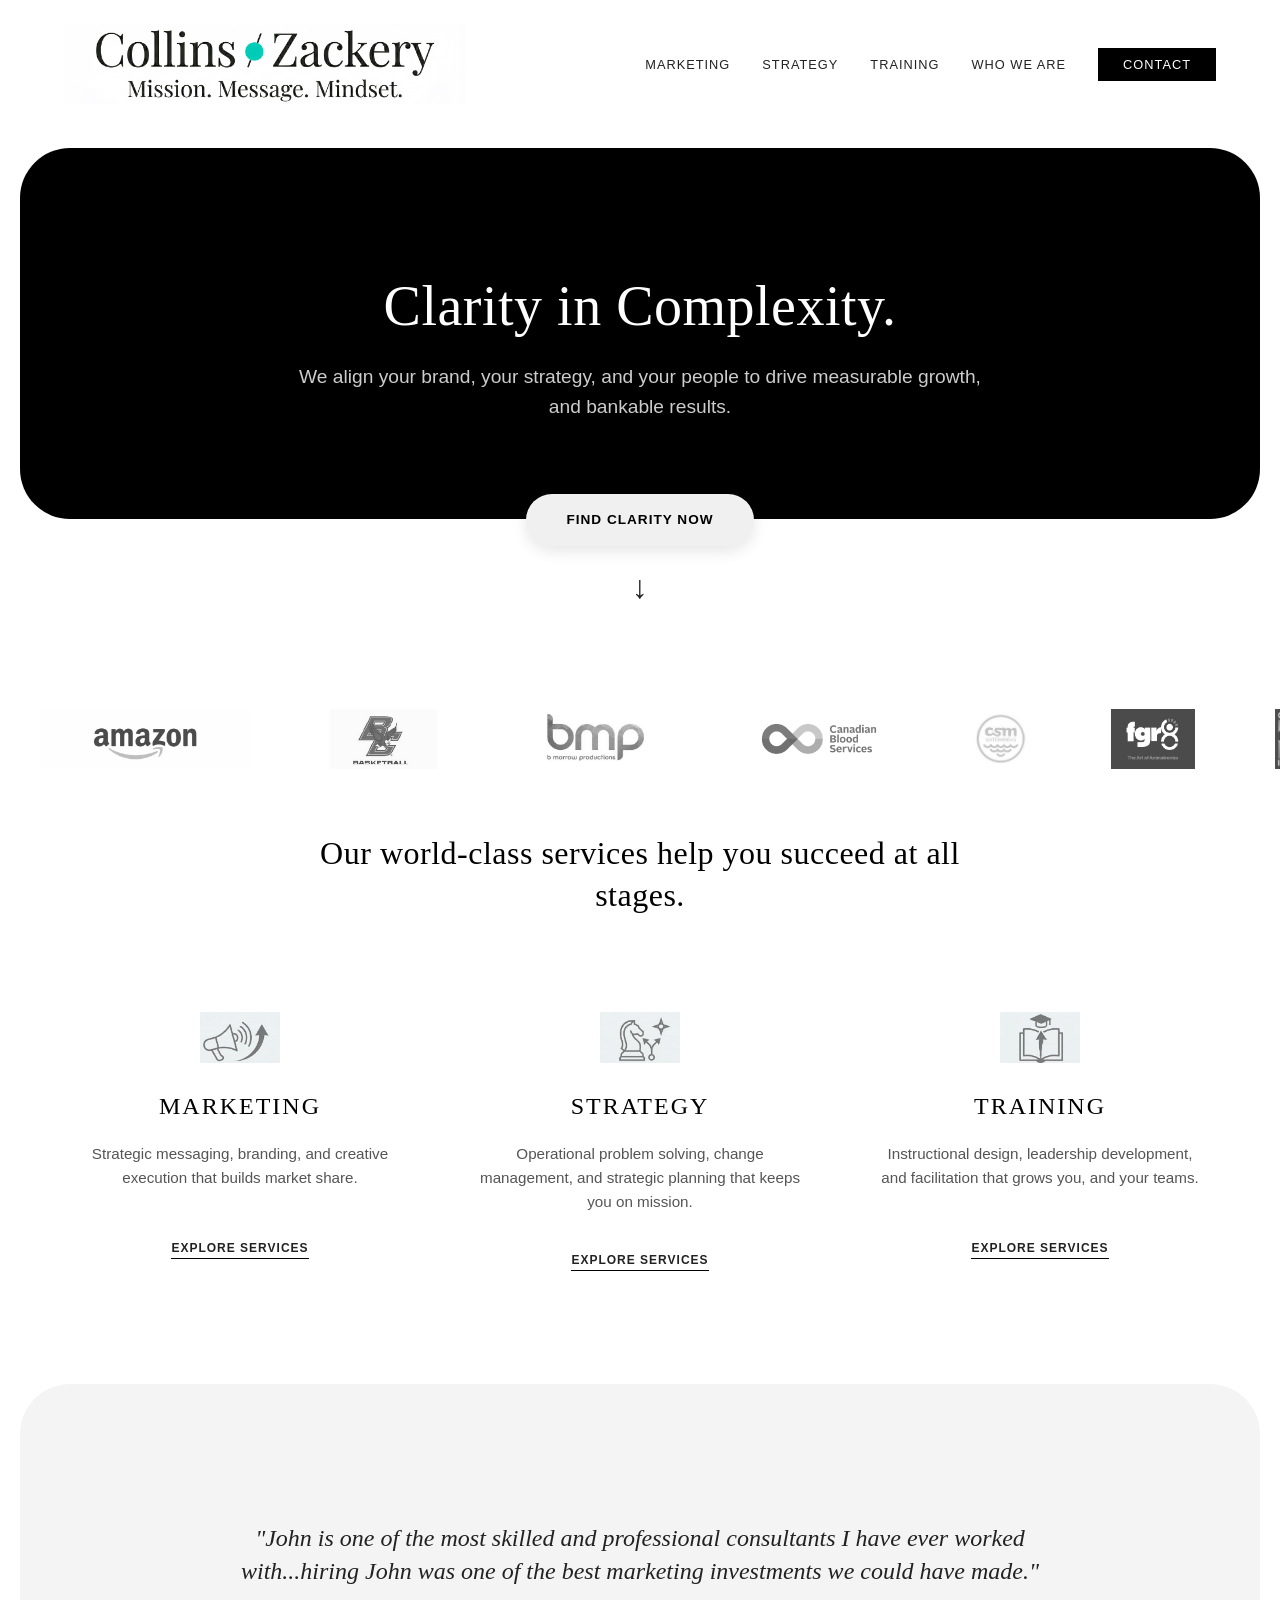
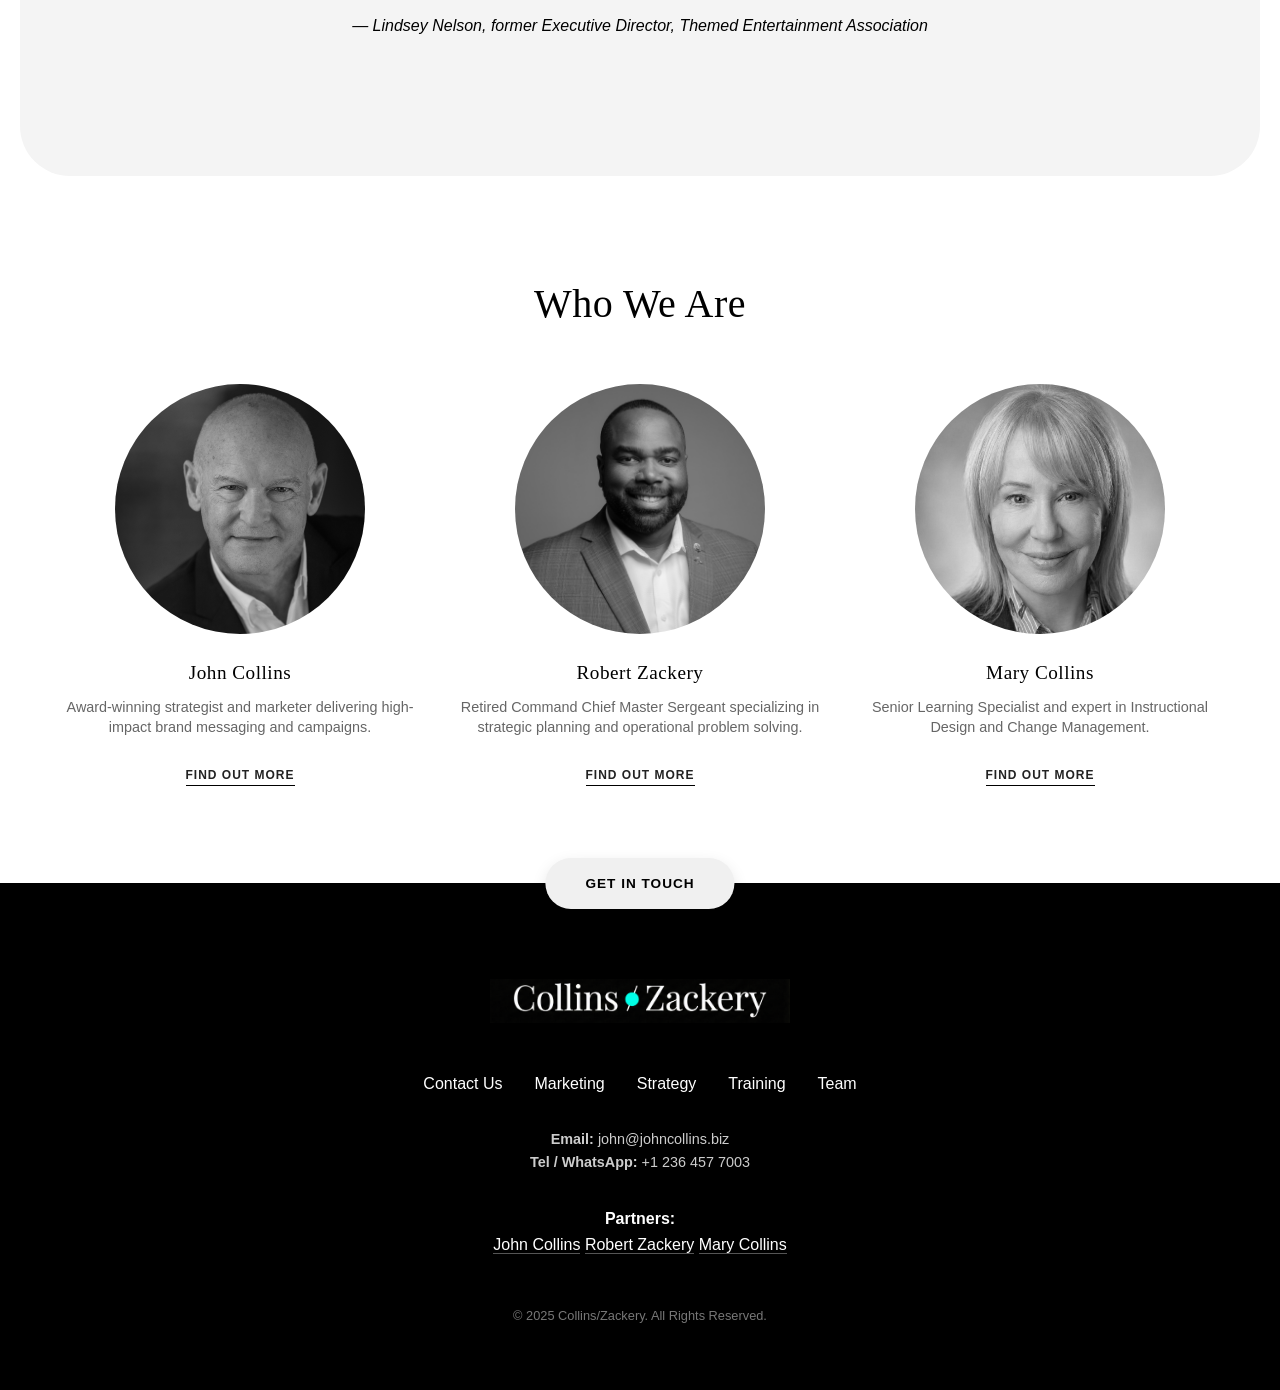
<file: index.html>
<!DOCTYPE html>
<html lang="en">
<head>
    <meta charset="UTF-8">
    <meta name="viewport" content="width=device-width, initial-scale=1.0">
    <meta name="description" content="Collins/Zackery aligns your brand, strategy, and people to drive measurable growth, and bankable results. Expert Marketing, Strategy, and Training consultants.">
    <title>Collins/Zackery | Home</title>
    <link rel="stylesheet" href="style.css">
</head>
<body>

    <nav>
        <a href="index.html">
            <img src="CZ with tag on white.jpg" alt="Collins | Zackery" class="logo-img-nav">
        </a>
        <ul class="nav-links">
            <li><a href="marketing.html">Marketing</a></li>
            <li><a href="strategy.html">Strategy</a></li>
            <li><a href="training.html">Training</a></li>
            <li><a href="about.html">Who We Are</a></li>
            <li><a href="contact.html" class="btn-nav">Contact</a></li>
        </ul>
    </nav>

    <main>
        
        <header class="hero">
            <h1>Clarity in Complexity.</h1>
            <p class="hero-sub">We align your brand, your strategy, and your people to drive measurable growth, and bankable results.</p>
        </header>

        <div class="pill-container">
            <div class="pill-divider">Find Clarity Now</div>
            <div class="arrow-down">&darr;</div>
        </div>

        <div class="logo-scroller">
            <div class="logo-track">
                <img src="amazon.jpg" alt="Amazon">
                <img src="bc basketball.jpg" alt="BC Basketball">
                <img src="bmp.jpeg" alt="BMP">
                <img src="Canadian_Blood_Services_logo.svg.png" alt="Canadian Blood Services">
                <img src="csm.jpeg" alt="CSM Waterworks">
                <img src="fgr8.png" alt="FGR8">
                <img src="gp color.jpeg" alt="GP Color Imaging">
                <img src="hendry marine.jpg" alt="Hendry Marine">
                <img src="huss.jpeg" alt="Huss Park Attractions">
                <img src="MHC_logo.png" alt="Mental Health Commission">
                <img src="nav-canada-logo.svg" alt="NAV Canada">
                <img src="proslide.png" alt="ProSlide">
                <img src="prsa.jpg" alt="PRSA">
                <img src="res rides.jpg" alt="RES Rides">
                <img src="resortx.jpg" alt="ResortX">
                <img src="tea.jpeg" alt="TEA">
                <img src="technifex.jpeg" alt="Technifex">
                <img src="themeparx.jpeg" alt="ThemeparX">
                <img src="yale.jpg" alt="Yale">

                <img src="amazon.jpg" alt="Amazon">
                <img src="bc basketball.jpg" alt="BC Basketball">
                <img src="bmp.jpeg" alt="BMP">
                <img src="Canadian_Blood_Services_logo.svg.png" alt="Canadian Blood Services">
                <img src="csm.jpeg" alt="CSM Waterworks">
                <img src="fgr8.png" alt="FGR8">
                <img src="gp color.jpeg" alt="GP Color Imaging">
                <img src="hendry marine.jpg" alt="Hendry Marine">
                <img src="huss.jpeg" alt="Huss Park Attractions">
                <img src="MHC_logo.png" alt="Mental Health Commission">
                <img src="nav-canada-logo.svg" alt="NAV Canada">
                <img src="proslide.png" alt="ProSlide">
                <img src="prsa.jpg" alt="PRSA">
                <img src="res rides.jpg" alt="RES Rides">
                <img src="resortx.jpg" alt="ResortX">
                <img src="tea.jpeg" alt="TEA">
                <img src="technifex.jpeg" alt="Technifex">
                <img src="themeparx.jpeg" alt="ThemeparX">
                <img src="yale.jpg" alt="Yale">
            </div>
        </div>

        <h3 class="section-intro">Our world-class services help you succeed at all stages.</h3>

        <section class="three-doors">
            <div class="door">
                <img src="marketing icon.jpg" alt="Marketing Services">
                <h3>Marketing</h3>
                <p>Strategic messaging, branding, and creative execution that builds market share.</p>
                <a href="marketing.html" class="btn-link">Explore Services</a>
            </div>
            <div class="door">
                <img src="strategy icon.jpg" alt="Strategic Services">
                <h3>Strategy</h3>
                <p>Operational problem solving, change management, and strategic planning that keeps you on mission.</p>
                <a href="strategy.html" class="btn-link">Explore Services</a>
            </div>
            <div class="door">
                <img src="training icon.jpg" alt="Training Services">
                <h3>Training</h3>
                <p>Instructional design, leadership development, and facilitation that grows you, and your teams.</p>
                <a href="training.html" class="btn-link">Explore Services</a>
            </div>
        </section>

        <section class="testimonials">
            <div class="testimonial-container">
                <div class="testimonial-slide active">
                    <div class="quote">"John is one of the most skilled and professional consultants I have ever worked with...hiring John was one of the best marketing investments we could have made."</div>
                    <cite>— Lindsey Nelson, former Executive Director, Themed Entertainment Association</cite>
                </div>
                <div class="testimonial-slide">
                    <div class="quote">"John and his team did the impossible for us on our branding and launch. He literally completed 6 months of work in just a few weeks, and he provided us an AMAZING brand identity and logo - far beyond our wildest expectations!"</div>
                    <cite>— Stephen Andersen, CEO FGR8</cite>
                </div>
                <div class="testimonial-slide">
                    <div class="quote">"Amazingly effective... presented leadership in ways never explained to me before. I would love to experience it all over again!"</div>
                    <cite>— Justin P., Founder</cite>
                </div>
                <div class="testimonial-slide">
                    <div class="quote">"John's involvement was by far the best investment in our entire brand facelift process."</div>
                    <cite>— Lars Hartmann, Chief Sales & Creative Officer, HUSS Rides</cite>
                </div>
                <div class="testimonial-slide">
                    <div class="quote">"John led several day-long sessions with my team and encouraged us to think bigger about what the Technifex brand and companies stand for ... John was truly inspirational throughout the process." </div>
                    <cite>— Monty Lunde, Founder/CEO, Technifex</cite>
                </div>
                <div class="testimonial-slide">
                    <div class="quote">"Working with John has been an absolute game-changer for our business...we couldn't be happier with the impact he's had on our growth in the Waterpark industry."</div>
                    <cite>— Tyler Brown, former VP Waterpark Construction, CSM Waterworks</cite>
                </div>
                <div class="testimonial-slide">
                    <div class="quote">"A remarkably sharp, fast and witty thinker & strategist, John adds immense value to any business in the entertainment industry and beyond!"</div>
                    <cite>— Stefan Zwanzger, Founder/Theme Park Guy, themeparX</cite>
                </div>
                <div class="testimonial-slide">
                    <div class="quote">"Working with John was a great experience. His efficient approach resulted in strategic messaging that was tailor made for us. We are very pleased with the outcome and would do it again."</div>
                    <cite>— Roman Rothe, Technical Director, RES Rides</cite>
                </div>
                <div class="testimonial-slide">
                    <div class="quote">"John is one of the most creative marketing professionals I have ever worked with. I would recommend John to anyone who wants to sort out their marketing (strategic and tactical)."</div>
                    <cite>— Chad Holliday, VP Product SaaS, CXO Advisor</cite>
                </div>
                <div class="testimonial-slide">
                    <div class="quote">"An invaluable asset in shaping our company's marketing strategy, John consistently brings innovative ideas and a fresh perspective to the table, while also helping to craft and implement effective commercial strategies for our clients, ensuring their success and growth."</div>
                    <cite>— Mark Wijman, Managing Director, AEDP</cite>
                </div>
                <div class="testimonial-slide">
                    <div class="quote">"John is willing to think big and go beyond the brief to come up with new and interesting approaches to challenges, and has a strong, innate understanding of business, technology and strategy."</div>
                    <cite>— Robert Hyams, VP Creative, McMillan</cite>
                </div>
                <div class="testimonial-slide">
                    <div class="quote">"John Collins has proven to be not only super strategic and a great stylist, he is very fast, accurate and dependable. I almost hate to write this testimonial because I want him all to myself!"</div>
                    <cite>— Janet Slavin, Business Development, Canadian Construction Association</cite>
                </div>
            </div>
        </section>

        <section class="team-home">
            <h2>Who We Are</h2>
            <div class="team-grid">
                <div class="team-member">
                    <a href="about.html">
                        <img src="john headshot.jpg" alt="John Collins">
                    </a>
                    <h3>John Collins</h3>
                    <p>Award-winning strategist and marketer delivering high-impact brand messaging and campaigns.</p>
                    <a href="about.html" class="btn-link">Find out more</a>
                </div>
                <div class="team-member">
                    <a href="about.html">
                        <img src="zack headshot.png" alt="Robert Zackery">
                    </a>
                    <h3>Robert Zackery</h3>
                    <p>Retired Command Chief Master Sergeant specializing in strategic planning and operational problem solving.</p>
                    <a href="about.html" class="btn-link">Find out more</a>
                </div>
                <div class="team-member">
                    <a href="about.html">
                        <img src="mary headshot.jpg" alt="Mary Collins">
                    </a>
                    <h3>Mary Collins</h3>
                    <p>Senior Learning Specialist and expert in Instructional Design and Change Management.</p>
                    <a href="about.html" class="btn-link">Find out more</a>
                </div>
            </div>
        </section>

        <script>
            let slideIndex = 0;
            const slides = document.querySelectorAll(".testimonial-slide");
            function showSlides() {
                slides.forEach(slide => slide.classList.remove("active"));
                slideIndex++;
                if (slideIndex > slides.length) {slideIndex = 1}
                slides[slideIndex - 1].classList.add("active");
                setTimeout(showSlides, 5000); 
            }
            if(slides.length > 0) { setTimeout(showSlides, 5000); }
        </script>

    </main>

    <div class="footer-wrapper">
        <a href="contact.html" class="pill-divider pill-bottom">Get in Touch</a>
        
        <footer>
            <img src="CZ wordmark on black.jpg" alt="Collins | Zackery" class="logo-img-footer">

            <div class="footer-links">
                <a href="contact.html">Contact Us</a>
                <a href="marketing.html">Marketing</a>
                <a href="strategy.html">Strategy</a>
                <a href="training.html">Training</a>
                <a href="about.html">Team</a>
            </div>

            <div class="contact-info">
                <p><strong>Email:</strong> <a href="mailto:john@johncollins.biz">john@johncollins.biz</a></p>
                <p><strong>Tel / WhatsApp:</strong> +1 236 457 7003</p>
            </div>

            <div class="partners-list">
                <strong>Partners:</strong><br>
                <a href="https://www.linkedin.com/in/iamjdcollins/" target="_blank" rel="noopener noreferrer">John Collins</a>
                <a href="https://www.linkedin.com/in/robertlzackeryiii/" target="_blank" rel="noopener noreferrer">Robert Zackery</a>
                <a href="https://www.linkedin.com/in/collins4learning/" target="_blank" rel="noopener noreferrer">Mary Collins</a>
            </div>

            <p class="copyright">&copy; 2025 Collins/Zackery. All Rights Reserved.</p>
        </footer>
    </div>

</body>
</html>
</file>
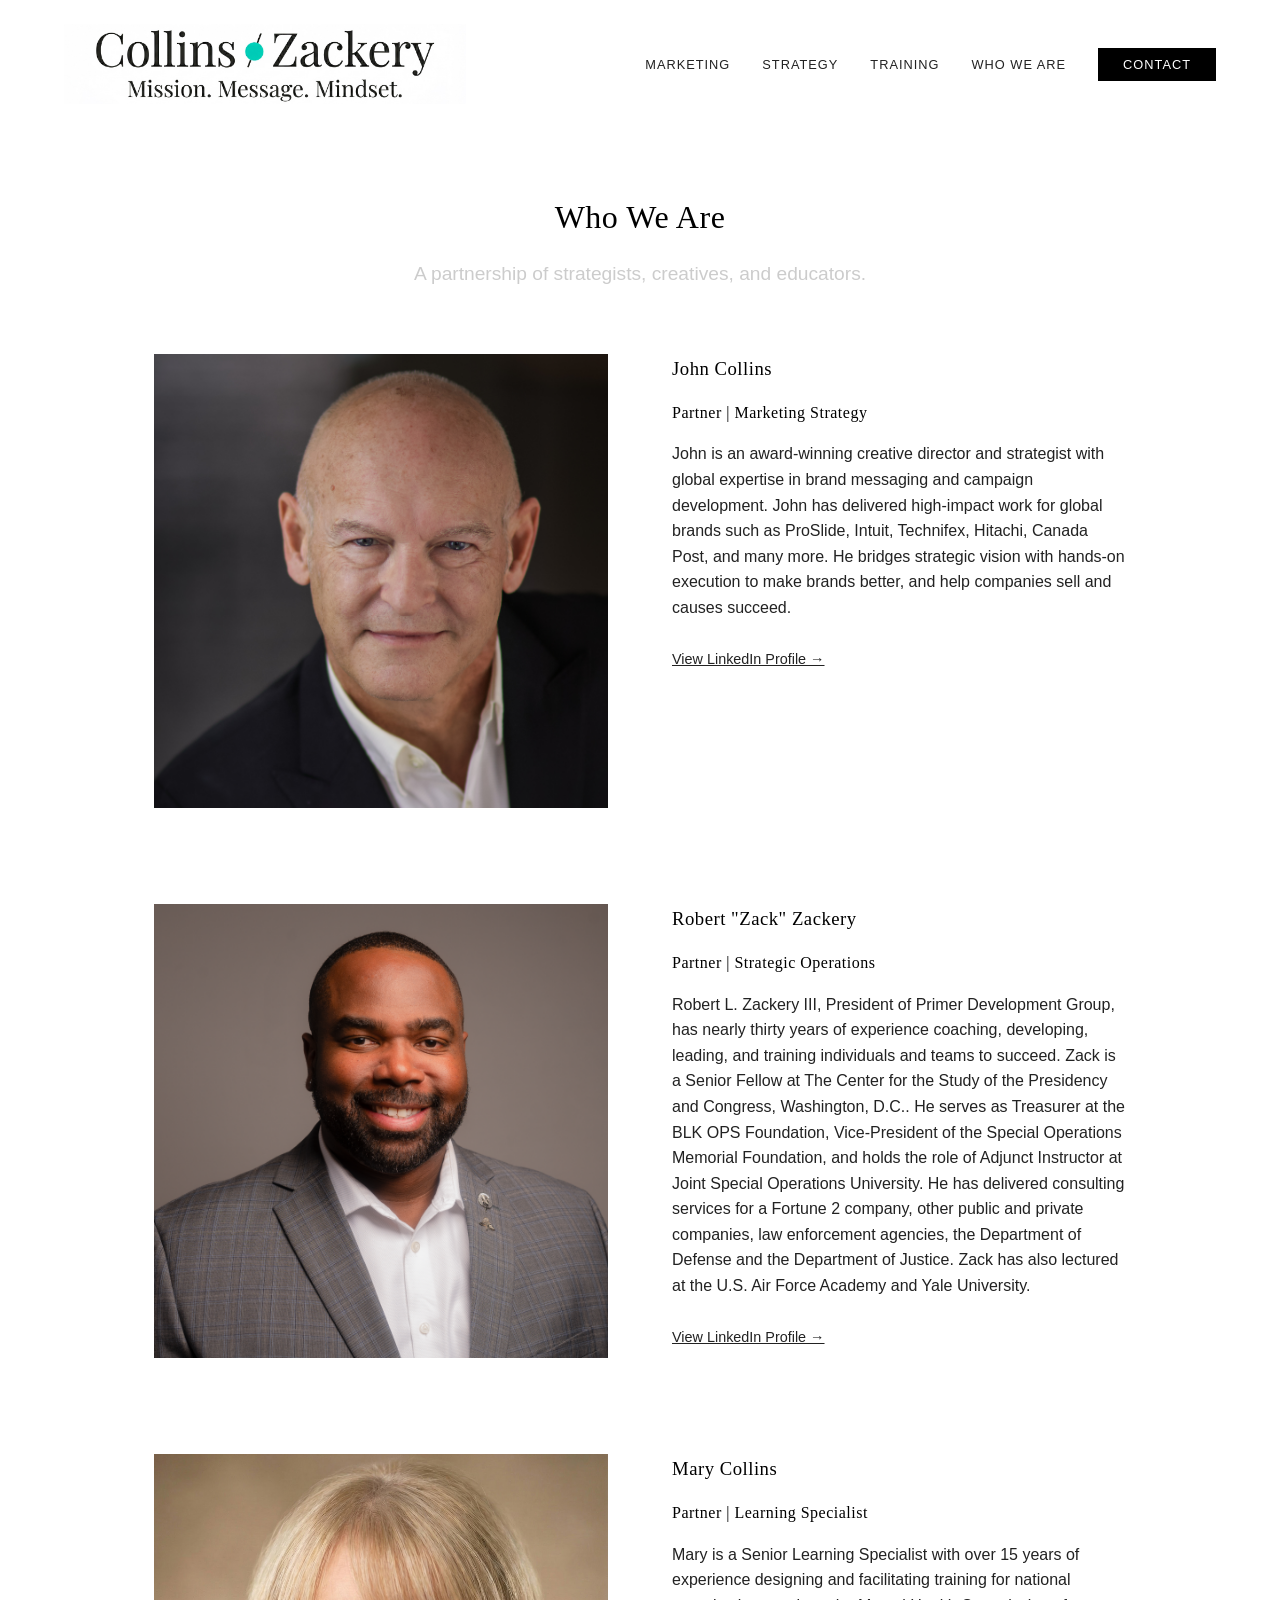
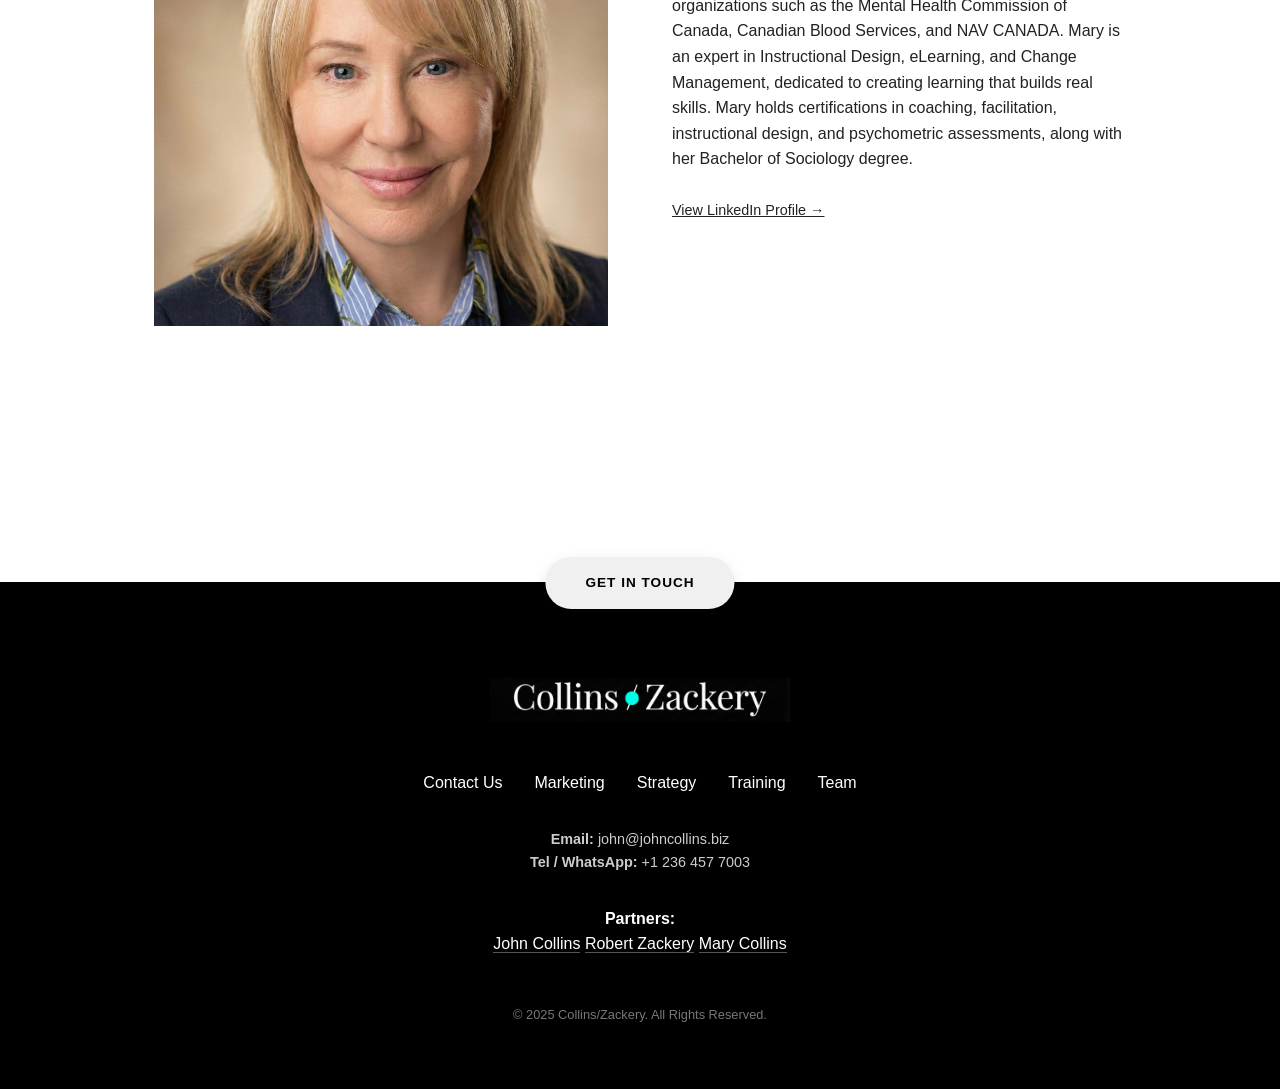
<file: about.html>
<!DOCTYPE html>
<html lang="en">
<head>
    <meta charset="UTF-8">
    <meta name="viewport" content="width=device-width, initial-scale=1.0">
    <meta name="description" content="Meet the Collins/Zackery partners: John Collins, Robert Zackery, and Mary Collins. Experts in Marketing, Strategy, and Learning.">
    <title>Collins/Zackery | Who We Are</title>
    <link rel="stylesheet" href="style.css">
</head>
<body>

    <nav>
        <a href="index.html">
            <img src="CZ with tag on white.jpg" alt="Collins | Zackery" class="logo-img-nav">
        </a>
        <ul class="nav-links">
            <li><a href="marketing.html">Marketing</a></li>
            <li><a href="strategy.html">Strategy</a></li>
            <li><a href="training.html">Training</a></li>
            <li><a href="about.html">Who We Are</a></li>
            <li><a href="contact.html" class="btn-nav">Contact</a></li>
        </ul>
    </nav>

    <main>
        
<div class="page-container">
    <header style="text-align: center; margin-bottom: 4rem;">
        <h1>Who We Are</h1>
        <p class="hero-sub">A partnership of strategists, creatives, and educators.</p>
    </header>

    <div class="service-section" style="align-items: flex-start;">
        <img src="john headshot.jpg" alt="John Collins">
        <div class="service-text">
            <h3>John Collins</h3>
            <h4>Partner | Marketing Strategy</h4>
            <p>John is an award-winning creative director and strategist with global expertise in brand messaging and campaign development. John has delivered high-impact work for global brands such as ProSlide, Intuit, Technifex, Hitachi, Canada Post, and many more. He bridges strategic vision with hands-on execution to make brands better, and help companies sell and causes succeed.</p>
            <br>
            <a href="https://www.linkedin.com/in/iamjdcollins/" target="_blank" rel="noopener noreferrer" style="text-decoration: underline; font-size: 0.9rem;">View LinkedIn Profile &rarr;</a>
        </div>
    </div>

    <div class="service-section" style="align-items: flex-start;">
        <img src="zack headshot.png" alt="Robert Zackery">
        <div class="service-text">
            <h3>Robert "Zack" Zackery</h3>
            <h4>Partner | Strategic Operations</h4>
            <p>Robert L. Zackery III, President of Primer Development Group, has nearly thirty years of experience coaching, developing, leading, and training individuals and teams to succeed. Zack is a Senior Fellow at The Center for the Study of the Presidency and Congress, Washington, D.C.. He serves as Treasurer at the BLK OPS Foundation, Vice-President of the Special Operations Memorial Foundation, and holds the role of Adjunct Instructor at Joint Special Operations University. He has delivered consulting services for a Fortune 2 company, other public and private companies, law enforcement agencies, the Department of Defense and the Department of Justice. Zack has also lectured at the U.S. Air Force Academy and Yale University.</p>
            <br>
            <a href="https://www.linkedin.com/in/robertlzackeryiii/" target="_blank" rel="noopener noreferrer" style="text-decoration: underline; font-size: 0.9rem;">View LinkedIn Profile &rarr;</a>
        </div>
    </div>

    <div class="service-section" style="align-items: flex-start;">
        <img src="mary headshot.jpg" alt="Mary Collins">
        <div class="service-text">
            <h3>Mary Collins</h3>
            <h4>Partner | Learning Specialist</h4>
            <p>Mary is a Senior Learning Specialist with over 15 years of experience designing and facilitating training for national organizations such as the Mental Health Commission of Canada, Canadian Blood Services, and NAV CANADA. Mary is an expert in Instructional Design, eLearning, and Change Management, dedicated to creating learning that builds real skills. Mary holds certifications in coaching, facilitation, instructional design, and psychometric assessments, along with her Bachelor of Sociology degree.</p>
            <br>
            <a href="https://www.linkedin.com/in/collins4learning/" target="_blank" rel="noopener noreferrer" style="text-decoration: underline; font-size: 0.9rem;">View LinkedIn Profile &rarr;</a>
        </div>
    </div>
</div>

    </main>

    <div class="footer-wrapper">
        <a href="contact.html" class="pill-divider pill-bottom">Get in Touch</a>
        
        <footer>
            <img src="CZ wordmark on black.jpg" alt="Collins | Zackery" class="logo-img-footer">

            <div class="footer-links">
                <a href="contact.html">Contact Us</a>
                <a href="marketing.html">Marketing</a>
                <a href="strategy.html">Strategy</a>
                <a href="training.html">Training</a>
                <a href="about.html">Team</a>
            </div>

            <div class="contact-info">
                <p><strong>Email:</strong> <a href="mailto:john@johncollins.biz">john@johncollins.biz</a></p>
                <p><strong>Tel / WhatsApp:</strong> +1 236 457 7003</p>
            </div>

            <div class="partners-list">
                <strong>Partners:</strong><br>
                <a href="https://www.linkedin.com/in/iamjdcollins/" target="_blank" rel="noopener noreferrer">John Collins</a>
                <a href="https://www.linkedin.com/in/robertlzackeryiii/" target="_blank" rel="noopener noreferrer">Robert Zackery</a>
                <a href="https://www.linkedin.com/in/collins4learning/" target="_blank" rel="noopener noreferrer">Mary Collins</a>
            </div>

            <p class="copyright">&copy; 2025 Collins/Zackery. All Rights Reserved.</p>
        </footer>
    </div>

</body>
</html>
</file>
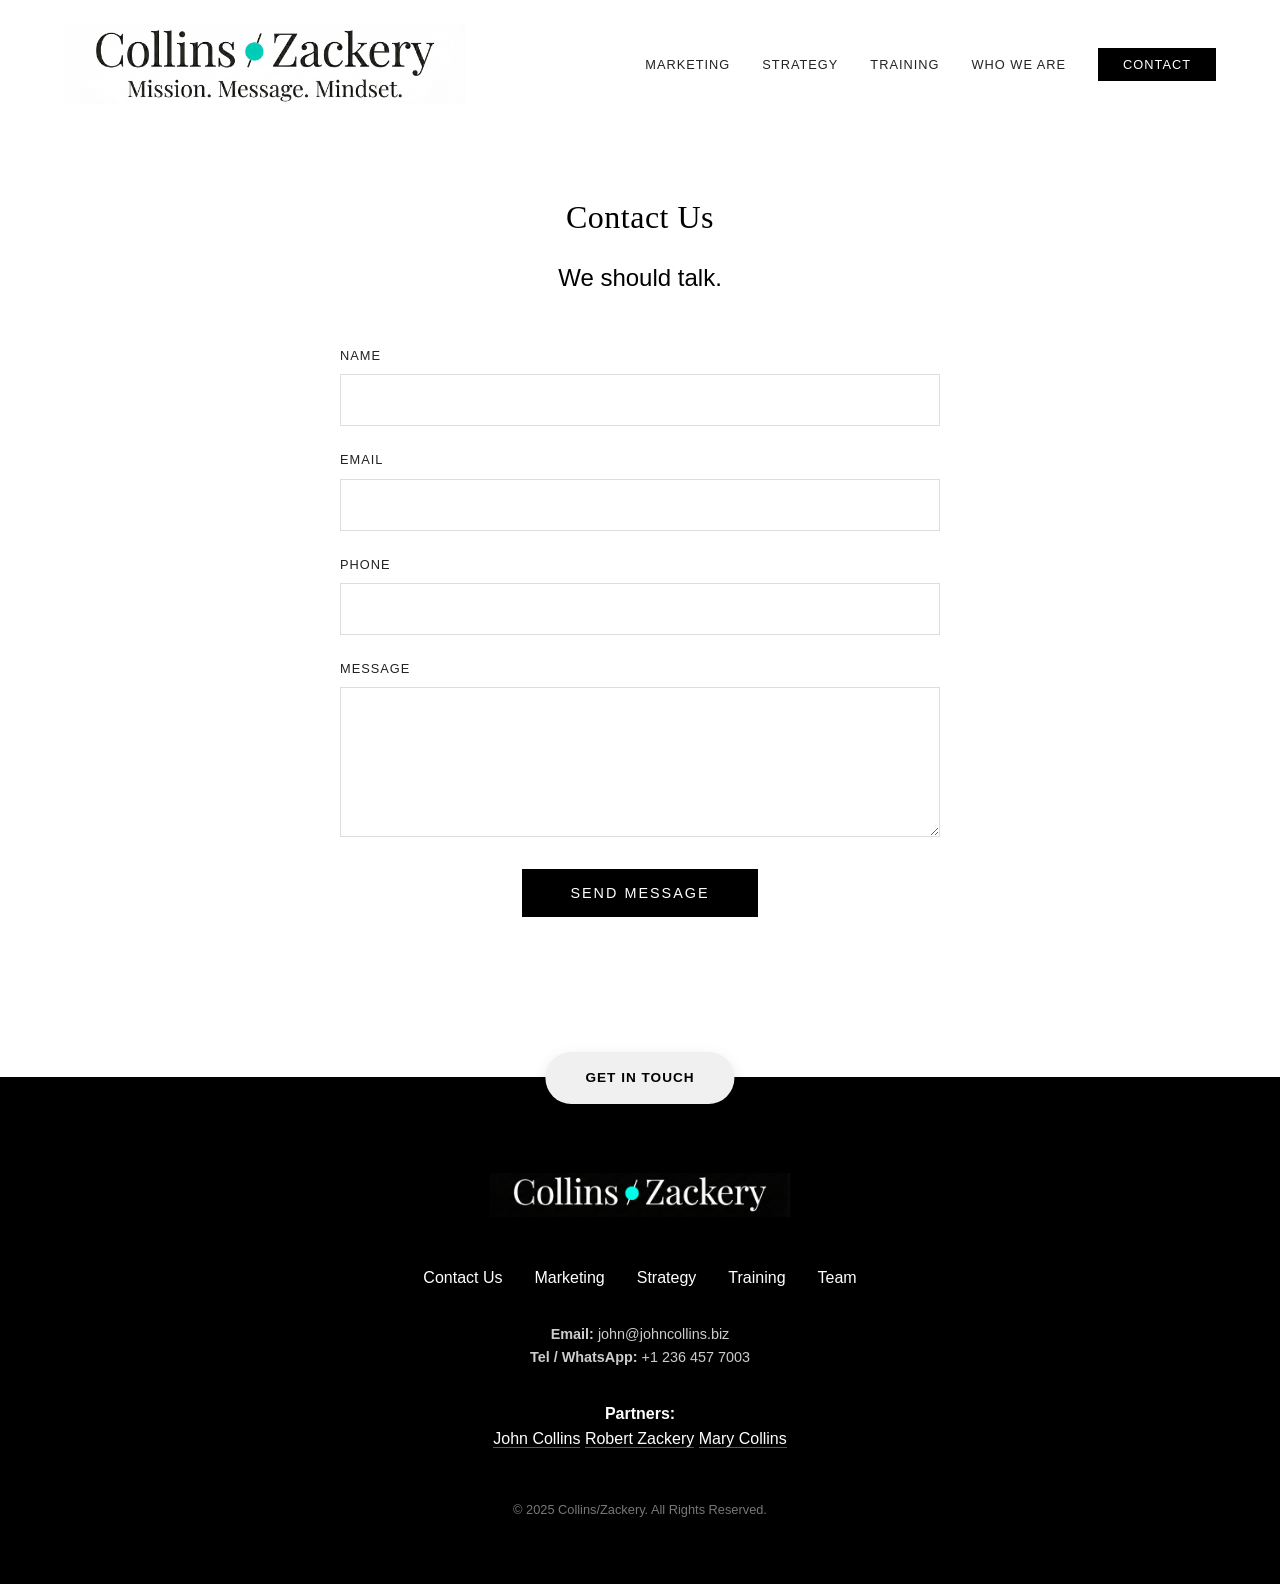
<file: contact.html>
<!DOCTYPE html>
<html lang="en">
<head>
    <meta charset="UTF-8">
    <meta name="viewport" content="width=device-width, initial-scale=1.0">
    <meta name="description" content="Contact Collins/Zackery. We should talk about your marketing, strategy, or training needs.">
    <title>Collins/Zackery | Contact</title>
    <link rel="stylesheet" href="style.css">
</head>
<body>

    <nav>
        <a href="index.html">
            <img src="CZ with tag on white.jpg" alt="Collins | Zackery" class="logo-img-nav">
        </a>
        <ul class="nav-links">
            <li><a href="marketing.html">Marketing</a></li>
            <li><a href="strategy.html">Strategy</a></li>
            <li><a href="training.html">Training</a></li>
            <li><a href="about.html">Who We Are</a></li>
            <li><a href="contact.html" class="btn-nav">Contact</a></li>
        </ul>
    </nav>

    <main>
        
<div class="page-container">
    
    <div class="contact-hero">
        <h1>Contact Us</h1>
        <p class="hero-sub" style="font-size: 1.5rem; color: #000; margin-top: 1rem;">We should talk.</p>
    </div>

    <div class="contact-form">
        <form action="https://formsubmit.co/john@johncollins.biz" method="POST">
            
            <input type="hidden" name="_next" value="https://collins-group.onrender.com/success.html">
            
            <input type="hidden" name="_subject" value="New Inquiry - Collins/Zackery Website">

            <input type="text" name="_honey" style="display:none">

            <input type="hidden" name="_captcha" value="false">

            <div class="form-group">
                <label>Name</label>
                <input type="text" name="name" required>
            </div>
            <div class="form-group">
                <label>Email</label>
                <input type="email" name="email" required>
            </div>
            <div class="form-group">
                <label>Phone</label>
                <input type="tel" name="phone">
            </div>
            <div class="form-group">
                <label>Message</label>
                <textarea name="message" required></textarea>
            </div>
            <div style="text-align: center;">
                <button type="submit" class="btn-submit">Send Message</button>
            </div>
        </form>
    </div>

</div>

    </main>

    <div class="footer-wrapper">
        <a href="contact.html" class="pill-divider pill-bottom">Get in Touch</a>
        
        <footer>
            <img src="CZ wordmark on black.jpg" alt="Collins | Zackery" class="logo-img-footer">

            <div class="footer-links">
                <a href="contact.html">Contact Us</a>
                <a href="marketing.html">Marketing</a>
                <a href="strategy.html">Strategy</a>
                <a href="training.html">Training</a>
                <a href="about.html">Team</a>
            </div>

            <div class="contact-info">
                <p><strong>Email:</strong> <a href="mailto:john@johncollins.biz">john@johncollins.biz</a></p>
                <p><strong>Tel / WhatsApp:</strong> +1 236 457 7003</p>
            </div>

            <div class="partners-list">
                <strong>Partners:</strong><br>
                <a href="https://www.linkedin.com/in/iamjdcollins/" target="_blank" rel="noopener noreferrer">John Collins</a>
                <a href="https://www.linkedin.com/in/robertlzackeryiii/" target="_blank" rel="noopener noreferrer">Robert Zackery</a>
                <a href="https://www.linkedin.com/in/collins4learning/" target="_blank" rel="noopener noreferrer">Mary Collins</a>
            </div>

            <p class="copyright">&copy; 2025 Collins/Zackery. All Rights Reserved.</p>
        </footer>
    </div>

</body>
</html>
</file>
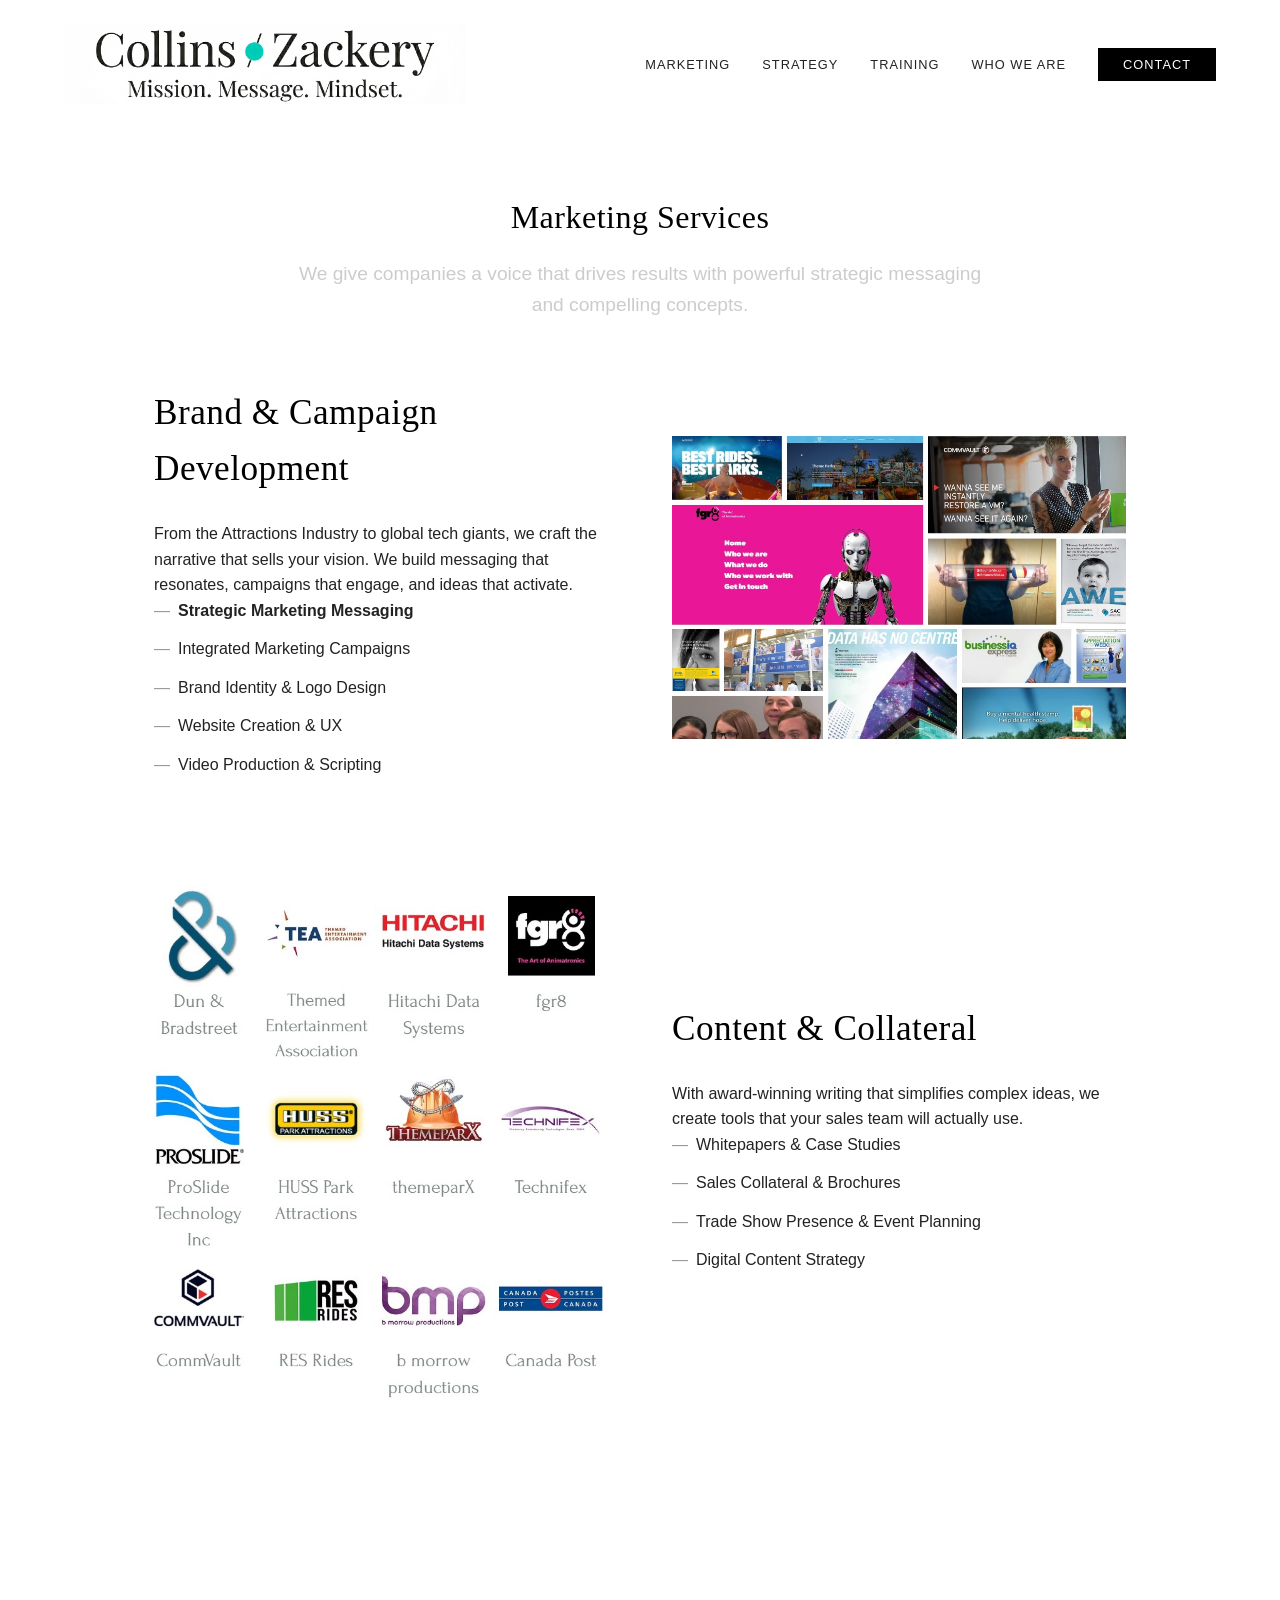
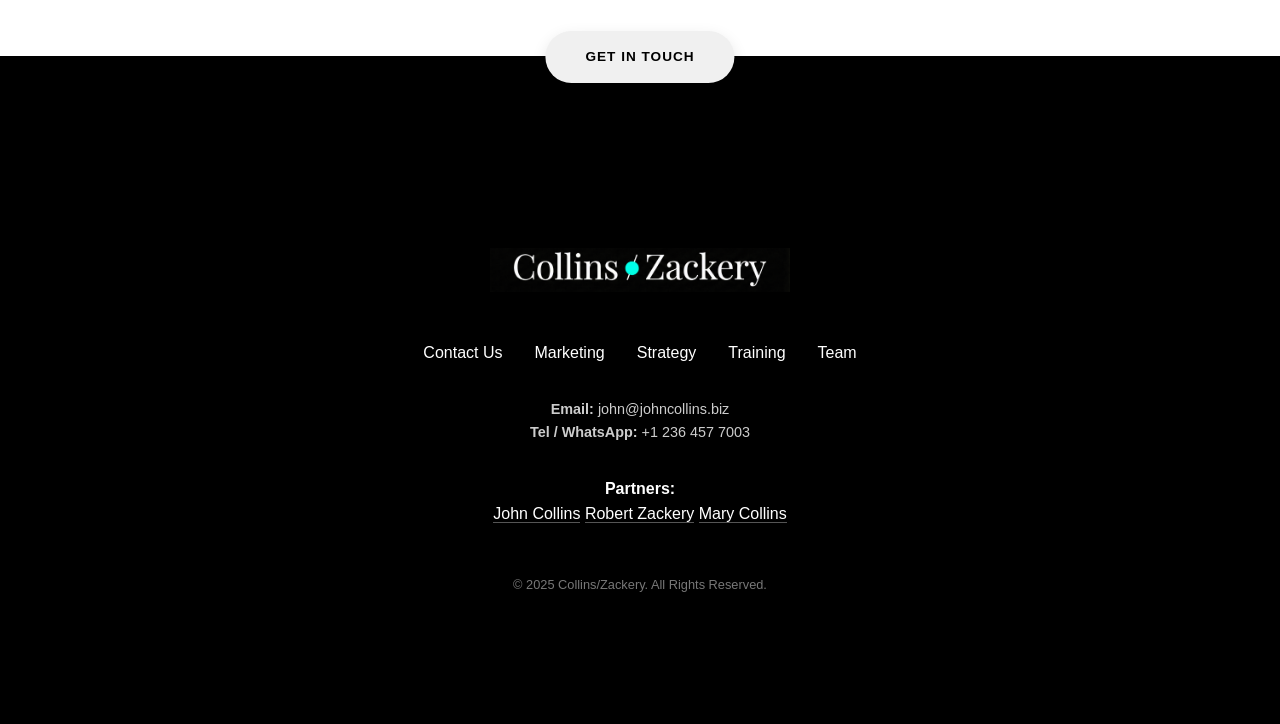
<file: marketing.html>
<!DOCTYPE html>
<html lang="en">
<head>
    <meta charset="UTF-8">
    <meta name="viewport" content="width=device-width, initial-scale=1.0">
    <meta name="description" content="Strategic marketing messaging, branding, and creative campaigns. We give companies a voice that drives results.">
    <title>Collins/Zackery | Marketing</title>
    <link rel="stylesheet" href="style.css">
</head>
<body>

    <nav>
    <a href="index.html">
        <img src="CZ with tag on white.jpg" alt="Collins | Zackery" class="logo-img-nav">
    </a>
    <ul class="nav-links">
        <li><a href="marketing.html">Marketing</a></li>
        <li><a href="strategy.html">Strategy</a></li>
        <li><a href="training.html">Training</a></li>
        <li><a href="about.html">Who We Are</a></li>
        <li><a href="contact.html" class="btn-nav">Contact</a></li>
    </ul>
</nav>

    <main>
        
<div class="page-container">
    <header style="text-align: center; margin-bottom: 4rem;">
        <h1>Marketing Services</h1>
        <p class="hero-sub">We give companies a voice that drives results with powerful strategic messaging and compelling concepts.</p>
    </header>

    <div class="service-section">
        <div class="service-text">
            <h2>Brand & Campaign Development</h2>
            <p>From the Attractions Industry to global tech giants, we craft the narrative that sells your vision. We build messaging that resonates, campaigns that engage, and ideas that activate.</p>
            <ul class="service-list">
                <li><strong>Strategic Marketing Messaging</strong></li>
                <li>Integrated Marketing Campaigns</li>
                <li>Brand Identity & Logo Design</li>
                <li>Website Creation & UX</li>
                <li>Video Production & Scripting</li>
            </ul>
        </div>
        <img src="portfolio.jpg" alt="Marketing Portfolio">
    </div>

    <div class="service-section">
        <img src="brands.jpg" alt="Content & Collateral">
        <div class="service-text">
            <h2>Content & Collateral</h2>
            <p>With award-winning writing that simplifies complex ideas, we create tools that your sales team will actually use.</p>
            <ul class="service-list">
                <li>Whitepapers & Case Studies</li>
                <li>Sales Collateral & Brochures</li>
                <li>Trade Show Presence & Event Planning</li>
                <li>Digital Content Strategy</li>
            </ul>
        </div>
    </div>
</div>

    </main>

    <div class="footer-wrapper">
        <a href="contact.html" class="pill-divider pill-bottom">Get in Touch</a>
        
        <footer>
            <footer>
    <img src="CZ wordmark on black.jpg" alt="Collins | Zackery" class="logo-img-footer">

    <div class="footer-links">
        <a href="contact.html">Contact Us</a>
        <a href="marketing.html">Marketing</a>
        <a href="strategy.html">Strategy</a>
        <a href="training.html">Training</a>
        <a href="about.html">Team</a>
    </div>

            <div class="contact-info">
                <p><strong>Email:</strong> <a href="mailto:john@johncollins.biz">john@johncollins.biz</a></p>
                <p><strong>Tel / WhatsApp:</strong> +1 236 457 7003</p>
            </div>

            <div class="partners-list">
                <strong>Partners:</strong><br>
                <a href="https://www.linkedin.com/in/iamjdcollins/" target="_blank" rel="noopener noreferrer">John Collins</a>
                <a href="https://www.linkedin.com/in/robertlzackeryiii/" target="_blank" rel="noopener noreferrer">Robert Zackery</a>
                <a href="https://www.linkedin.com/in/collins4learning/" target="_blank" rel="noopener noreferrer">Mary Collins</a>
            </div>

            <p class="copyright">&copy; 2025 Collins/Zackery. All Rights Reserved.</p>
        </footer>
    </div>

</body>
</html>
</file>
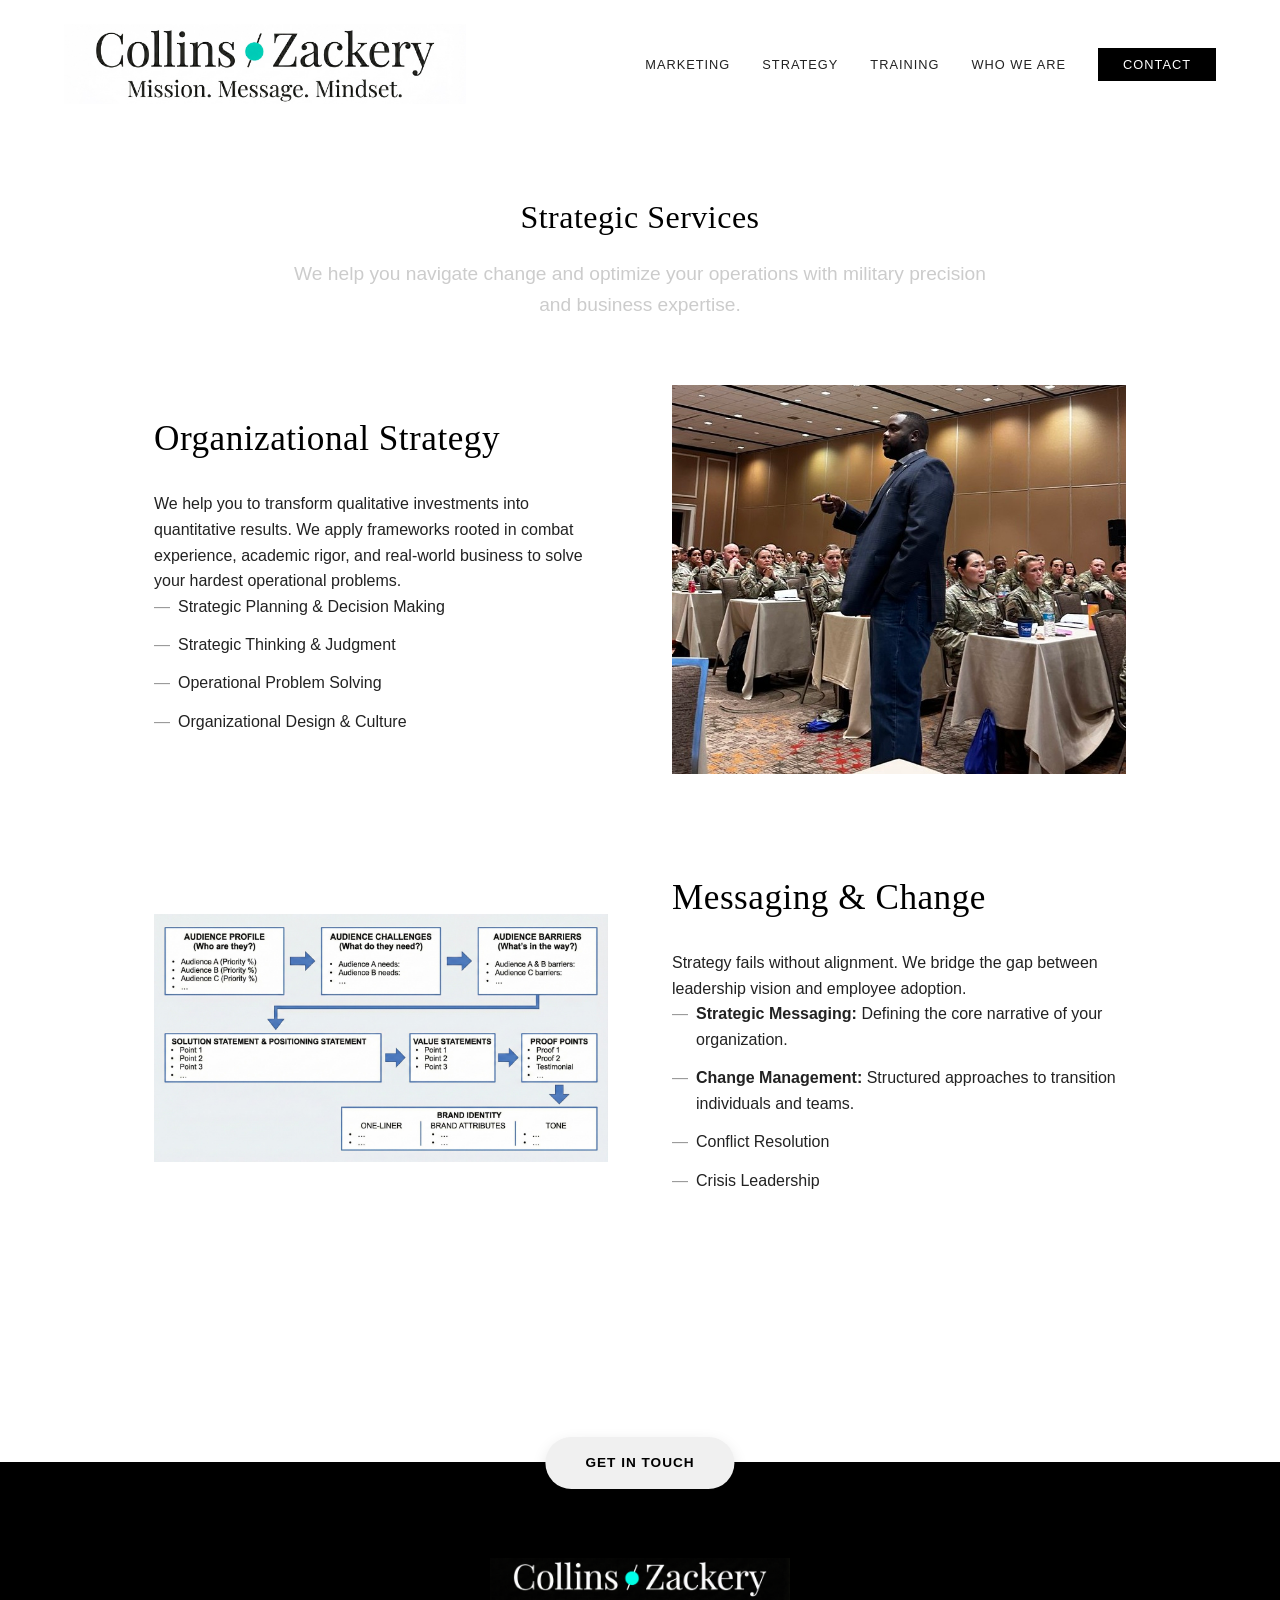
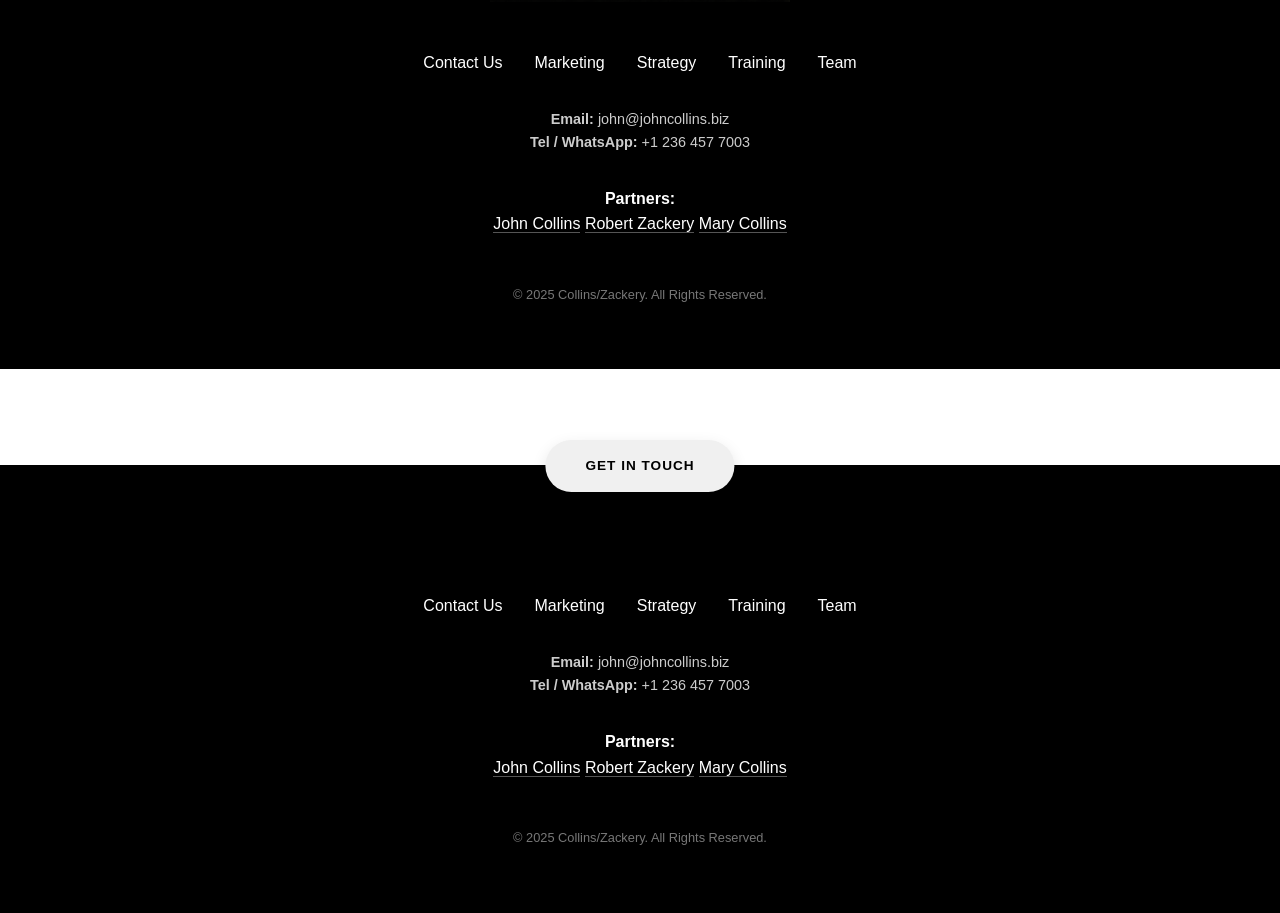
<file: strategy.html>
<!DOCTYPE html>
<html lang="en">
<head>
    <meta charset="UTF-8">
    <meta name="viewport" content="width=device-width, initial-scale=1.0">
    <meta name="description" content="Organizational strategy, change management, and operational problem solving for complex business environments.">
    <title>Collins/Zackery | Strategy</title>
    <link rel="stylesheet" href="style.css">
</head>
<body>

    <nav>
        <a href="index.html">
            <img src="CZ with tag on white.jpg" alt="Collins | Zackery" class="logo-img-nav">
        </a>
        <ul class="nav-links">
            <li><a href="marketing.html">Marketing</a></li>
            <li><a href="strategy.html">Strategy</a></li>
            <li><a href="training.html">Training</a></li>
            <li><a href="about.html">Who We Are</a></li>
            <li><a href="contact.html" class="btn-nav">Contact</a></li>
        </ul>
    </nav>

    <main>
        
<div class="page-container">
    <header style="text-align: center; margin-bottom: 4rem;">
        <h1>Strategic Services</h1>
        <p class="hero-sub">We help you navigate change and optimize your operations with military precision and business expertise.</p>
    </header>

    <div class="service-section">
        <div class="service-text">
            <h2>Organizational Strategy</h2>
            <p>We help you to transform qualitative investments into quantitative results. We apply frameworks rooted in combat experience, academic rigor, and real-world business to solve your hardest operational problems.</p>
            <ul class="service-list">
                <li>Strategic Planning & Decision Making</li>
                <li>Strategic Thinking & Judgment</li>
                <li>Operational Problem Solving</li>
                <li>Organizational Design & Culture</li>
            </ul>
        </div>
        <img src="zack session.jpg" alt="Strategic Planning">
    </div>

    <div class="service-section">
        <img src="strategic messaging.jpg" alt="Strategic Messaging Services">
        <div class="service-text">
            <h2>Messaging & Change</h2>
            <p>Strategy fails without alignment. We bridge the gap between leadership vision and employee adoption.</p>
            <ul class="service-list">
                <li><strong>Strategic Messaging:</strong> Defining the core narrative of your organization.</li>
                <li><strong>Change Management:</strong> Structured approaches to transition individuals and teams.</li>
                <li>Conflict Resolution</li>
                <li>Crisis Leadership</li>
            </ul>
        </div>
    </div>
</div>

    </main>

    <div class="footer-wrapper">
        <a href="contact.html" class="pill-divider pill-bottom">Get in Touch</a>
        
        <footer>
            <img src="CZ wordmark on black.jpg" alt="Collins | Zackery" class="logo-img-footer">

            <div class="footer-links">
                <a href="contact.html">Contact Us</a>
                <a href="marketing.html">Marketing</a>
                <a href="strategy.html">Strategy</a>
                <a href="training.html">Training</a>
                <a href="about.html">Team</a>
            </div>

            <div class="contact-info">
                <p><strong>Email:</strong> <a href="mailto:john@johncollins.biz">john@johncollins.biz</a></p>
                <p><strong>Tel / WhatsApp:</strong> +1 236 457 7003</p>
            </div>

            <div class="partners-list">
                <strong>Partners:</strong><br>
                <a href="https://www.linkedin.com/in/iamjdcollins/" target="_blank" rel="noopener noreferrer">John Collins</a>
                <a href="https://www.linkedin.com/in/robertlzackeryiii/" target="_blank" rel="noopener noreferrer">Robert Zackery</a>
                <a href="https://www.linkedin.com/in/collins4learning/" target="_blank" rel="noopener noreferrer">Mary Collins</a>
            </div>

            <p class="copyright">&copy; 2025 Collins/Zackery. All Rights Reserved.</p>
        </footer>
    </div>

</body>
</html>

    </main>

    <div class="footer-wrapper">
        <a href="contact.html" class="pill-divider pill-bottom">Get in Touch</a>
        
        <footer>
            <div class="footer-links">
                <a href="contact.html">Contact Us</a>
                <a href="marketing.html">Marketing</a>
                <a href="strategy.html">Strategy</a>
                <a href="training.html">Training</a>
                <a href="about.html">Team</a>
            </div>

            <div class="contact-info">
                <p><strong>Email:</strong> <a href="mailto:john@johncollins.biz">john@johncollins.biz</a></p>
                <p><strong>Tel / WhatsApp:</strong> +1 236 457 7003</p>
            </div>

            <div class="partners-list">
                <strong>Partners:</strong><br>
                <a href="https://www.linkedin.com/in/iamjdcollins/" target="_blank" rel="noopener noreferrer">John Collins</a>
                <a href="https://www.linkedin.com/in/robertlzackeryiii/" target="_blank" rel="noopener noreferrer">Robert Zackery</a>
                <a href="https://www.linkedin.com/in/collins4learning/" target="_blank" rel="noopener noreferrer">Mary Collins</a>
            </div>

            <p class="copyright">&copy; 2025 Collins/Zackery. All Rights Reserved.</p>
        </footer>
    </div>

</body>
</html>
</file>
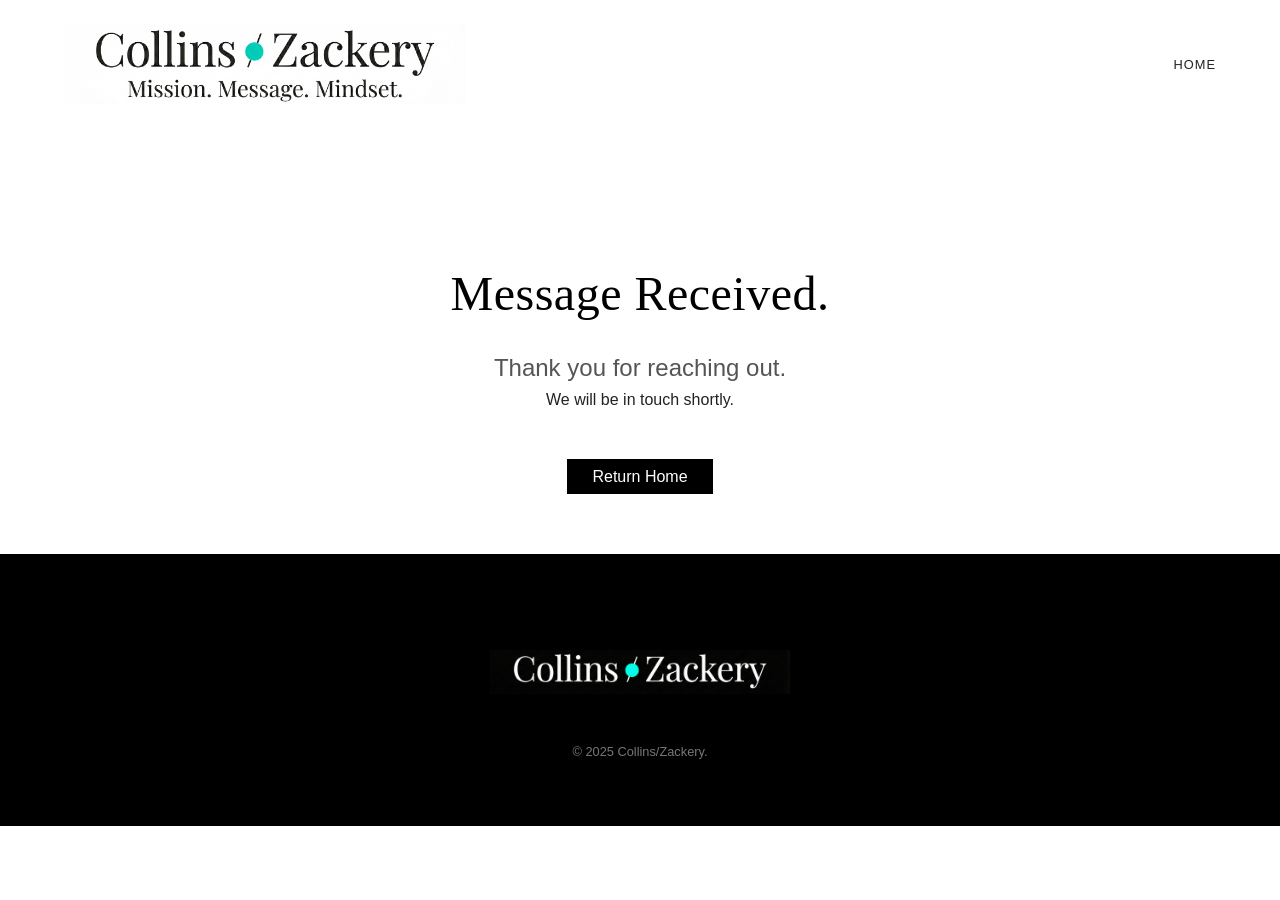
<file: success.html>
<!DOCTYPE html>
<html lang="en">
<head>
    <meta charset="UTF-8">
    <meta name="viewport" content="width=device-width, initial-scale=1.0">
    <title>Message Sent | Collins/Zackery</title>
    <link rel="stylesheet" href="style.css">
    <meta http-equiv="refresh" content="5;url=index.html"> 
</head>
<body>

    <nav>
        <a href="index.html">
            <img src="CZ with tag on white.jpg" alt="Collins | Zackery" class="logo-img-nav">
        </a>
        <ul class="nav-links">
            <li><a href="index.html">Home</a></li>
        </ul>
    </nav>

    <main>
        <div class="page-container" style="text-align: center; padding-top: 8rem;">
            <h1 style="font-size: 3rem; margin-bottom: 1rem;">Message Received.</h1>
            <p style="font-size: 1.5rem; color: #555;">Thank you for reaching out.</p>
            <p>We will be in touch shortly.</p>
            <br><br>
            <a href="index.html" class="btn-nav">Return Home</a>
        </div>
    </main>

    <footer>
        <img src="CZ wordmark on black.jpg" alt="Collins | Zackery" class="logo-img-footer">
        <p class="copyright">&copy; 2025 Collins/Zackery.</p>
    </footer>

</body>
</html>
</file>
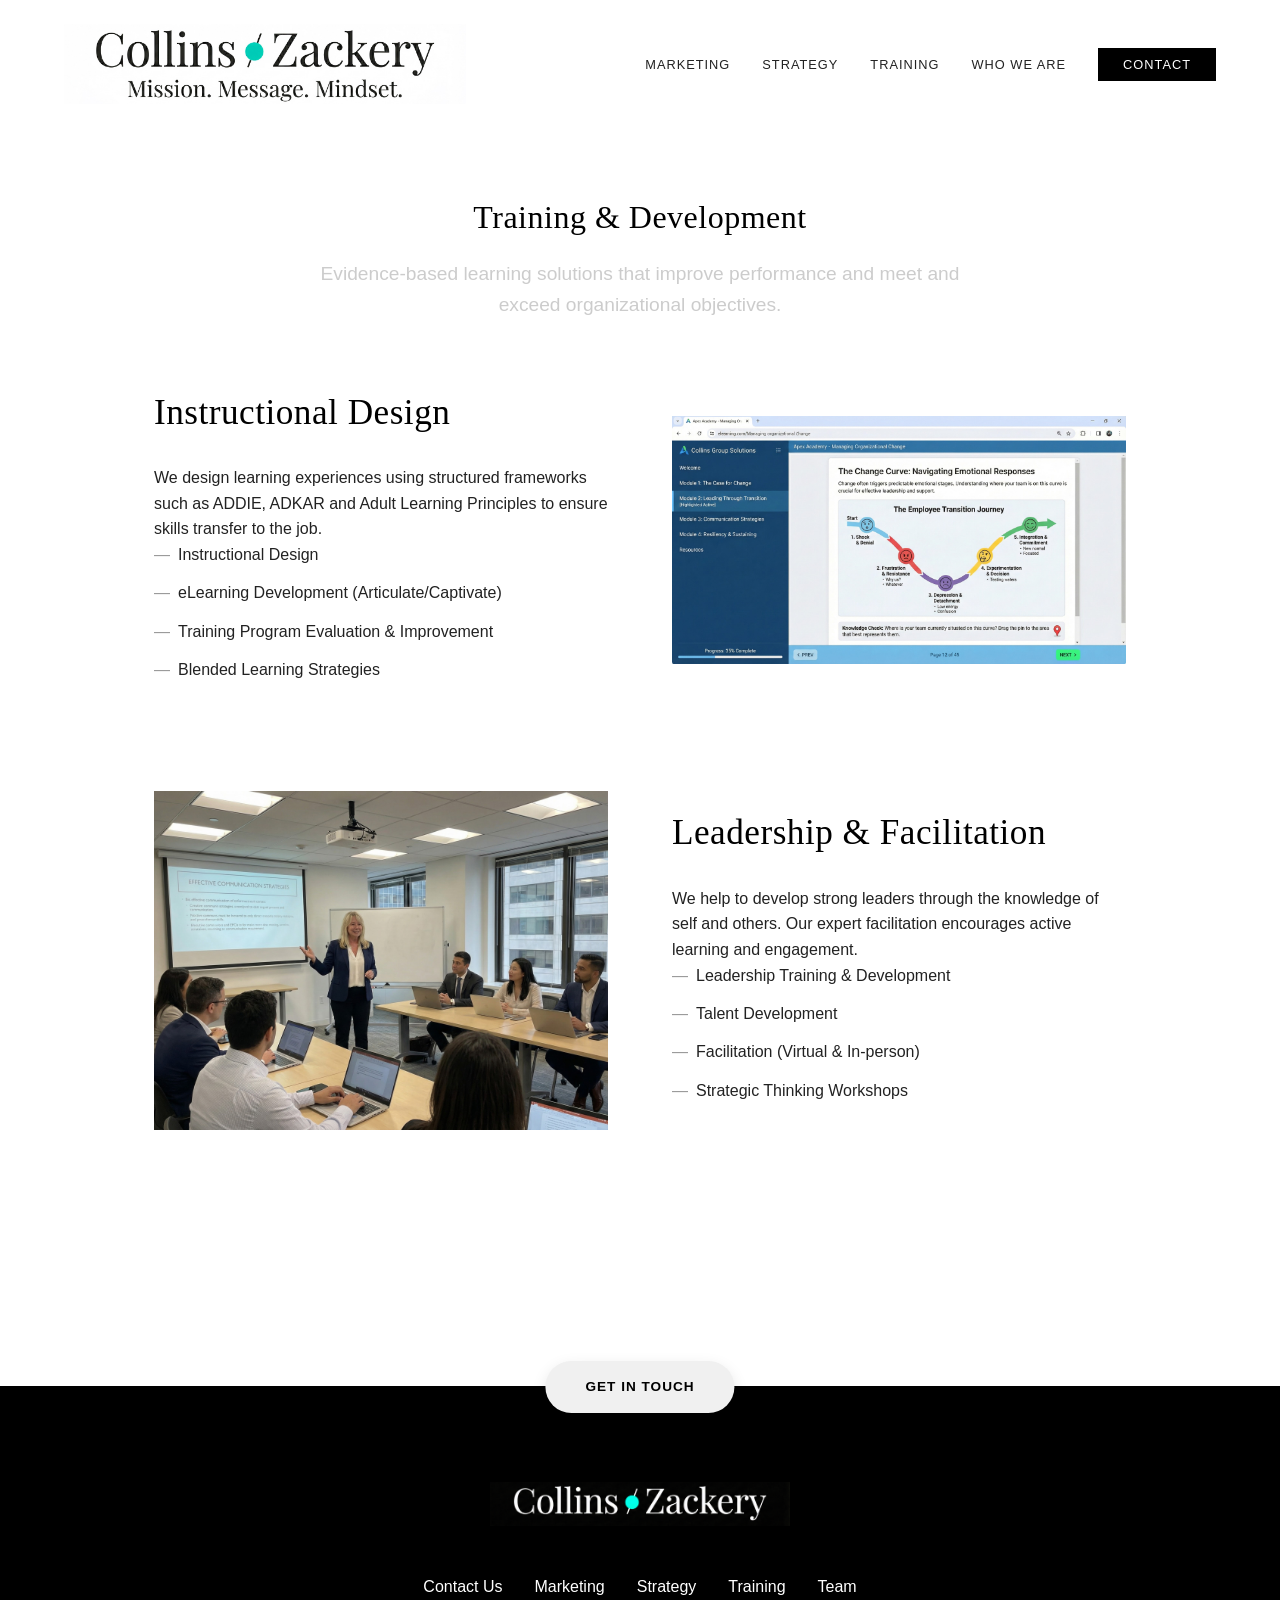
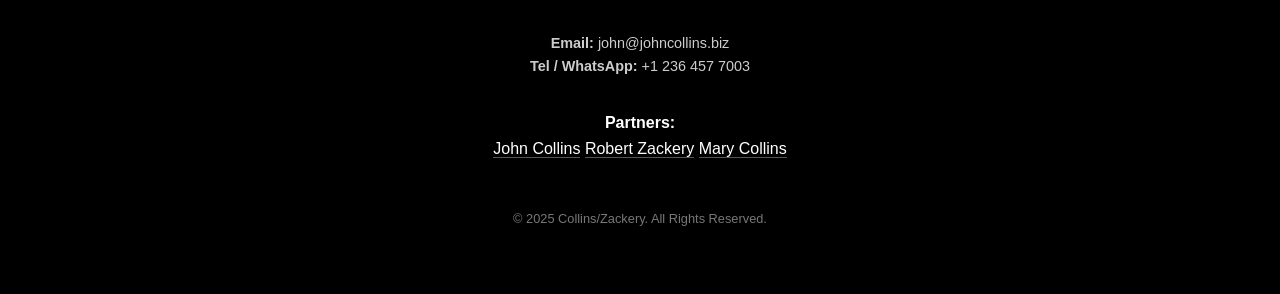
<file: training.html>
<!DOCTYPE html>
<html lang="en">
<head>
    <meta charset="UTF-8">
    <meta name="viewport" content="width=device-width, initial-scale=1.0">
    <meta name="description" content="Evidence-based learning solutions, instructional design, and leadership development that improve performance.">
    <title>Collins/Zackery | Training</title>
    <link rel="stylesheet" href="style.css">
</head>
<body>

    <nav>
        <a href="index.html">
            <img src="CZ with tag on white.jpg" alt="Collins | Zackery" class="logo-img-nav">
        </a>
        <ul class="nav-links">
            <li><a href="marketing.html">Marketing</a></li>
            <li><a href="strategy.html">Strategy</a></li>
            <li><a href="training.html">Training</a></li>
            <li><a href="about.html">Who We Are</a></li>
            <li><a href="contact.html" class="btn-nav">Contact</a></li>
        </ul>
    </nav>

    <main>
        
<div class="page-container">
    <header style="text-align: center; margin-bottom: 4rem;">
        <h1>Training & Development</h1>
        <p class="hero-sub">Evidence-based learning solutions that improve performance and meet and exceed organizational objectives.</p>
    </header>

    <div class="service-section">
        <div class="service-text">
            <h2>Instructional Design</h2>
            <p>We design learning experiences using structured frameworks such as ADDIE, ADKAR and Adult Learning Principles to ensure skills transfer to the job.</p>
            <ul class="service-list">
                <li>Instructional Design</li>
                <li>eLearning Development (Articulate/Captivate)</li>
                <li>Training Program Evaluation & Improvement</li>
                <li>Blended Learning Strategies</li>
            </ul>
        </div>
        <img src="elearning.jpg" alt="eLearning Module">
    </div>

    <div class="service-section">
        <img src="training session.jpg" alt="Facilitation Services">
        <div class="service-text">
            <h2>Leadership & Facilitation</h2>
            <p>We help to develop strong leaders through the knowledge of self and others. Our expert facilitation encourages active learning and engagement.</p>
            <ul class="service-list">
                <li>Leadership Training & Development</li>
                <li>Talent Development</li>
                <li>Facilitation (Virtual & In-person)</li>
                <li>Strategic Thinking Workshops</li>
            </ul>
        </div>
    </div>
</div>

    </main>

    <div class="footer-wrapper">
        <a href="contact.html" class="pill-divider pill-bottom">Get in Touch</a>
        
        <footer>
            <img src="CZ wordmark on black.jpg" alt="Collins | Zackery" class="logo-img-footer">

            <div class="footer-links">
                <a href="contact.html">Contact Us</a>
                <a href="marketing.html">Marketing</a>
                <a href="strategy.html">Strategy</a>
                <a href="training.html">Training</a>
                <a href="about.html">Team</a>
            </div>

            <div class="contact-info">
                <p><strong>Email:</strong> <a href="mailto:john@johncollins.biz">john@johncollins.biz</a></p>
                <p><strong>Tel / WhatsApp:</strong> +1 236 457 7003</p>
            </div>

            <div class="partners-list">
                <strong>Partners:</strong><br>
                <a href="https://www.linkedin.com/in/iamjdcollins/" target="_blank" rel="noopener noreferrer">John Collins</a>
                <a href="https://www.linkedin.com/in/robertlzackeryiii/" target="_blank" rel="noopener noreferrer">Robert Zackery</a>
                <a href="https://www.linkedin.com/in/collins4learning/" target="_blank" rel="noopener noreferrer">Mary Collins</a>
            </div>

            <p class="copyright">&copy; 2025 Collins/Zackery. All Rights Reserved.</p>
        </footer>
    </div>

</body>
</html>
</file>
<file: style.css>
/* COLLINS | ZACKERY - FINAL DESIGN */

/* 1. Base Styles */
* { box-sizing: border-box; margin: 0; padding: 0; }
body {
    font-family: 'Helvetica Neue', Helvetica, Arial, sans-serif;
    color: #222;
    background-color: #fff;
    line-height: 1.6;
    font-weight: 300;
}
h1, h2, h3, h4 {
    font-family: 'Didot', 'Bodoni MT', serif;
    font-weight: 400;
    color: #000;
    margin-bottom: 1rem;
    letter-spacing: 0.5px;
}
a { text-decoration: none; color: inherit; transition: opacity 0.3s; }
a:hover { opacity: 0.6; }
img { max-width: 100%; display: block; }
ul { list-style: none; }

/* 2. Navigation */
nav {
    display: flex;
    justify-content: space-between;
    align-items: center;
    padding: 1.5rem 5%;
    background: #fff;
}
/* Header Logo Image */
.logo-img-nav {
    height: 80px; 
    width: auto;
    display: block;
}
.nav-links { display: flex; gap: 2rem; align-items: center; }
.nav-links a { text-transform: uppercase; font-size: 0.8rem; letter-spacing: 1px; }
.btn-nav { 
    border: 1px solid #000; 
    padding: 0.5rem 1.5rem; 
    background: #000; 
    color: #fff !important; 
}

/* 3. Hero Sections */
.hero {
    padding: 8rem 5% 6rem;
    text-align: center;
    background: #000;
    color: #fff;
    border-radius: 50px; /* Rounded Corners */
    margin: 20px 20px 0 20px;
    position: relative;
    z-index: 1;
}
.hero h1 { 
    font-size: 3.5rem; 
    line-height: 1.1; 
    margin-bottom: 1.5rem; 
    color: #fff; 
}
.hero-sub { 
    font-size: 1.2rem; 
    color: #ccc; 
    max-width: 700px; 
    margin: 0 auto; 
}

/* 4. Pill Dividers & Arrow */
.pill-container {
    display: flex;
    flex-direction: column;
    align-items: center;
    margin-top: -25px;
    margin-bottom: 4rem;
    position: relative;
    z-index: 10;
}
.pill-divider {
    background-color: #f0f0f0;
    color: #000;
    font-weight: 700;
    text-transform: uppercase;
    font-size: 0.85rem;
    letter-spacing: 1px;
    padding: 15px 40px;
    border-radius: 50px;
    display: inline-block; 
    box-shadow: 0 5px 15px rgba(0,0,0,0.1);
}
.arrow-down {
    font-size: 2rem;
    color: #222;
    margin-top: 1rem;
    animation: bounce 2s infinite;
}
@keyframes bounce {
    0%, 20%, 50%, 80%, 100% {transform: translateY(0);}
    40% {transform: translateY(-5px);}
    60% {transform: translateY(-3px);}
}

/* 5. Scrolling Logo Banner */
.logo-scroller {
    width: 100%;
    overflow: hidden;
    padding: 2rem 0 4rem;
    background: #fff;
    white-space: nowrap;
    position: relative;
}
.logo-track {
    display: flex;
    align-items: center;
    width: max-content;
    animation: scroll 40s linear infinite;
}
.logo-track img {
    height: 60px;
    width: auto;
    margin: 0 40px;
    filter: grayscale(100%);
    opacity: 0.7;
    transition: all 0.3s ease;
    cursor: pointer;
}
.logo-track img:hover {
    filter: grayscale(0%);
    opacity: 1;
    transform: scale(1.1);
}
.logo-track:hover { animation-play-state: paused; }
@keyframes scroll {
    0% { transform: translateX(0); }
    100% { transform: translateX(-50%); }
}

/* 6. Section Intro Line */
.section-intro {
    text-align: center;
    font-size: 2rem; 
    font-family: 'Didot', 'Bodoni MT', serif;
    margin: 0 auto 5rem;
    max-width: 800px;
    padding: 0 5%;
    line-height: 1.3;
}

/* 7. Three Doors (Home) */
.three-doors {
    display: grid;
    grid-template-columns: repeat(3, 1fr);
    gap: 40px;
    margin: 4rem auto 6rem;
    max-width: 1200px;
    padding: 0 20px;
}
.door {
    background: #fff;
    padding: 1rem;
    text-align: center;
}
.door img {
    margin: 0 auto 1.5rem auto; 
    max-width: 80px; 
    opacity: 0.8;
}
.door h3 { font-size: 1.5rem; text-transform: uppercase; letter-spacing: 2px; margin-bottom: 1rem; }
.door p { font-size: 0.95rem; color: #555; margin-bottom: 2rem; min-height: 60px; }
.btn-link { 
    text-transform: uppercase; font-size: 0.75rem; font-weight: 700; letter-spacing: 1px; 
    border-bottom: 1px solid #000; padding-bottom: 3px; 
}

/* 8. Content Layouts */
.page-container { max-width: 1100px; margin: 0 auto; padding: 4rem 5%; }
.service-section { 
    display: grid; grid-template-columns: 1fr 1fr; gap: 4rem; margin-bottom: 6rem; align-items: center; 
}
.service-text h2 { font-size: 2.2rem; margin-bottom: 1.5rem; }
.service-list li {
    margin-bottom: 0.8rem; padding-left: 1.5rem; position: relative;
}
.service-list li::before {
    content: "—"; position: absolute; left: 0; color: #999;
}

/* 9. Testimonials */
.testimonials { 
    background: #f4f4f4; 
    color: #000; 
    padding: 6rem 5%; 
    text-align: center; 
    position: relative; 
    border-radius: 50px; 
    margin: 40px 20px 6rem 20px; 
}
.testimonial-container { max-width: 800px; margin: 0 auto; min-height: 200px; display: flex; align-items: center; justify-content: center; }
.testimonial-slide { display: none; animation: fadeEffect 1s; }
.testimonial-slide.active { display: block; }
.quote { font-size: 1.5rem; font-family: 'Didot', serif; margin-bottom: 1.5rem; font-style: italic; line-height: 1.4; color: #222; }
.cite { font-size: 0.8rem; text-transform: uppercase; letter-spacing: 2px; opacity: 0.7; display: block; margin-top: 1rem; color: #000; }
@keyframes fadeEffect {
    from {opacity: 0;} to {opacity: 1;}
}

/* 10. Team Preview Section */
.team-home {
    text-align: center;
    max-width: 1200px;
    margin: 0 auto 4rem;
    padding: 0 20px;
}
.team-home h2 { font-size: 2.5rem; margin-bottom: 3rem; }
.team-grid {
    display: grid;
    grid-template-columns: repeat(3, 1fr);
    gap: 40px;
}
.team-member { text-align: center; }
.team-member img {
    margin: 0 auto 1.5rem;
    height: 250px;
    width: 250px;
    object-fit: cover;
    border-radius: 50%;
    filter: grayscale(100%);
    transition: filter 0.3s ease;
}
.team-member img:hover { filter: grayscale(0%); cursor: pointer; }
.team-member h3 { font-size: 1.2rem; margin-bottom: 0.5rem; }
.team-member p { font-size: 0.9rem; color: #666; margin-bottom: 1.5rem; line-height: 1.4; }

/* 11. Contact Page Form */
.contact-hero { text-align: center; margin-bottom: 3rem; }
.contact-form { max-width: 600px; margin: 0 auto; }
.form-group { margin-bottom: 1.5rem; }
.form-group label { display: block; margin-bottom: 0.5rem; font-size: 0.8rem; text-transform: uppercase; letter-spacing: 1px; }
.form-group input, .form-group textarea {
    width: 100%; padding: 1rem; border: 1px solid #ddd; font-family: inherit; font-size: 1rem;
}
.form-group textarea { height: 150px; resize: vertical; }
.btn-submit {
    background: #000; color: #fff; border: none; padding: 1rem 3rem; cursor: pointer;
    text-transform: uppercase; letter-spacing: 2px; font-size: 0.9rem; transition: background 0.3s;
}
.btn-submit:hover { background: #333; }

/* 12. Footer & Bottom Pill */
.footer-wrapper { position: relative; margin-top: 6rem; }
.pill-bottom {
    position: absolute;
    top: -25px;
    left: 50%;
    transform: translateX(-50%);
    z-index: 10;
}
footer { 
    padding: 6rem 5% 4rem;
    background: #000; 
    color: #fff; 
    text-align: center; 
}
/* Footer Logo Image */
.logo-img-footer {
    max-width: 300px;
    width: 100%;
    margin: 0 auto 3rem;
    display: block;
}
.footer-links { display: flex; justify-content: center; gap: 2rem; margin: 2rem 0; }
.footer-links a { color: #fff; }
.contact-info { margin: 2rem 0; font-size: 0.9rem; color: #ccc; }
.partners-list a { color: #fff; border-bottom: 1px solid #555; }
.copyright { font-size: 0.8rem; color: #777; margin-top: 3rem; }

/* 13. Portfolio & Projects */
.portfolio-container { max-width: 1200px; margin: 0 auto 6rem; padding: 0 5%; }
.portfolio-intro { text-align: center; margin-bottom: 4rem; border-top: 1px solid #eee; padding-top: 6rem; }
.portfolio-grid { display: grid; grid-template-columns: repeat(3, 1fr); gap: 40px; }
a.portfolio-item { display: block; text-align: left; margin-bottom: 2rem; cursor: pointer; color: inherit; }
.portfolio-item img { width: 100%; height: 250px; object-fit: cover; border-radius: 4px; filter: grayscale(100%); transition: all 0.4s ease; margin-bottom: 1rem; box-shadow: 0 5px 15px rgba(0,0,0,0.05); }
.portfolio-item:hover img { filter: grayscale(0%); transform: translateY(-5px); box-shadow: 0 10px 25px rgba(0,0,0,0.1); }
.portfolio-item h3 { font-size: 1.1rem; margin-bottom: 0.2rem; text-transform: uppercase; letter-spacing: 1px; }
.portfolio-item p { font-size: 0.9rem; color: #666; font-style: italic; font-family: 'Didot', serif; }

.project-hero { height: 60vh; background-size: cover; background-position: center; position: relative; margin-bottom: 4rem; }
.project-hero::after { content: ""; position: absolute; top: 0; left: 0; right: 0; bottom: 0; background: rgba(0,0,0,0.4); }
.project-title { position: absolute; bottom: 4rem; left: 5%; color: #fff; z-index: 2; max-width: 800px; }
.project-title h1 { color: #fff; font-size: 3.5rem; margin-bottom: 0.5rem; }
.project-title p { font-size: 1.2rem; opacity: 0.9; }
.project-content { max-width: 800px; margin: 0 auto 6rem; padding: 0 5%; font-size: 1.1rem; }
.project-content h3 { font-size: 1.5rem; margin-top: 3rem; margin-bottom: 1rem; }
.project-content p { margin-bottom: 1.5rem; color: #444; }

/* Mobile */
@media (max-width: 768px) {
    .hero h1 { font-size: 2.5rem; }
    .three-doors, .service-section, .team-grid, .portfolio-grid { grid-template-columns: 1fr; }
    nav { flex-direction: column; padding: 1rem; }
    .nav-links { display: flex; flex-direction: column; gap: 1rem; margin-top: 1rem; width: 100%; text-align: center; }
    .pill-divider { padding: 12px 30px; font-size: 0.75rem; }
    .hero { margin: 20px 10px 0 10px; }
    .testimonials { margin: 40px 10px 6rem 10px; }
    .logo-track img { height: 40px; margin: 0 20px; }
    .project-hero { height: 40vh; }
    .project-title h1 { font-size: 2.5rem; }
}
</file>
